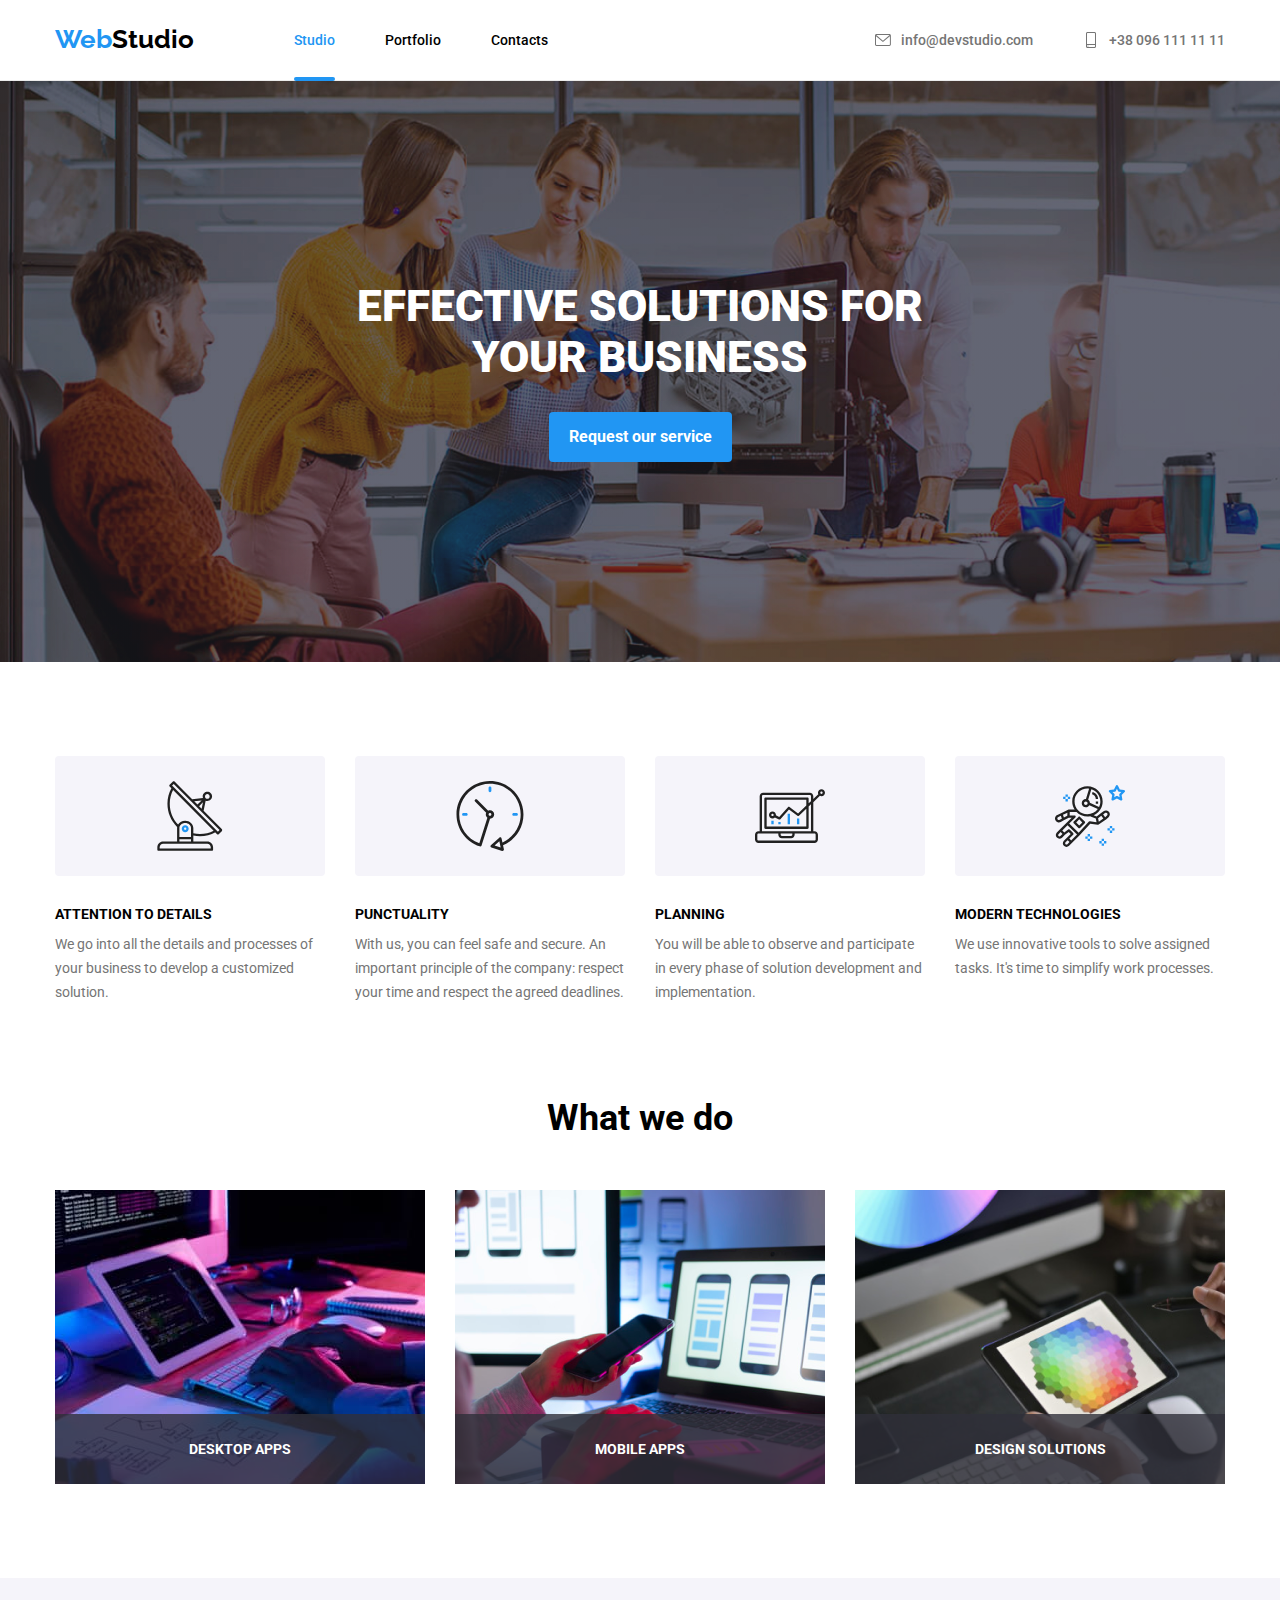
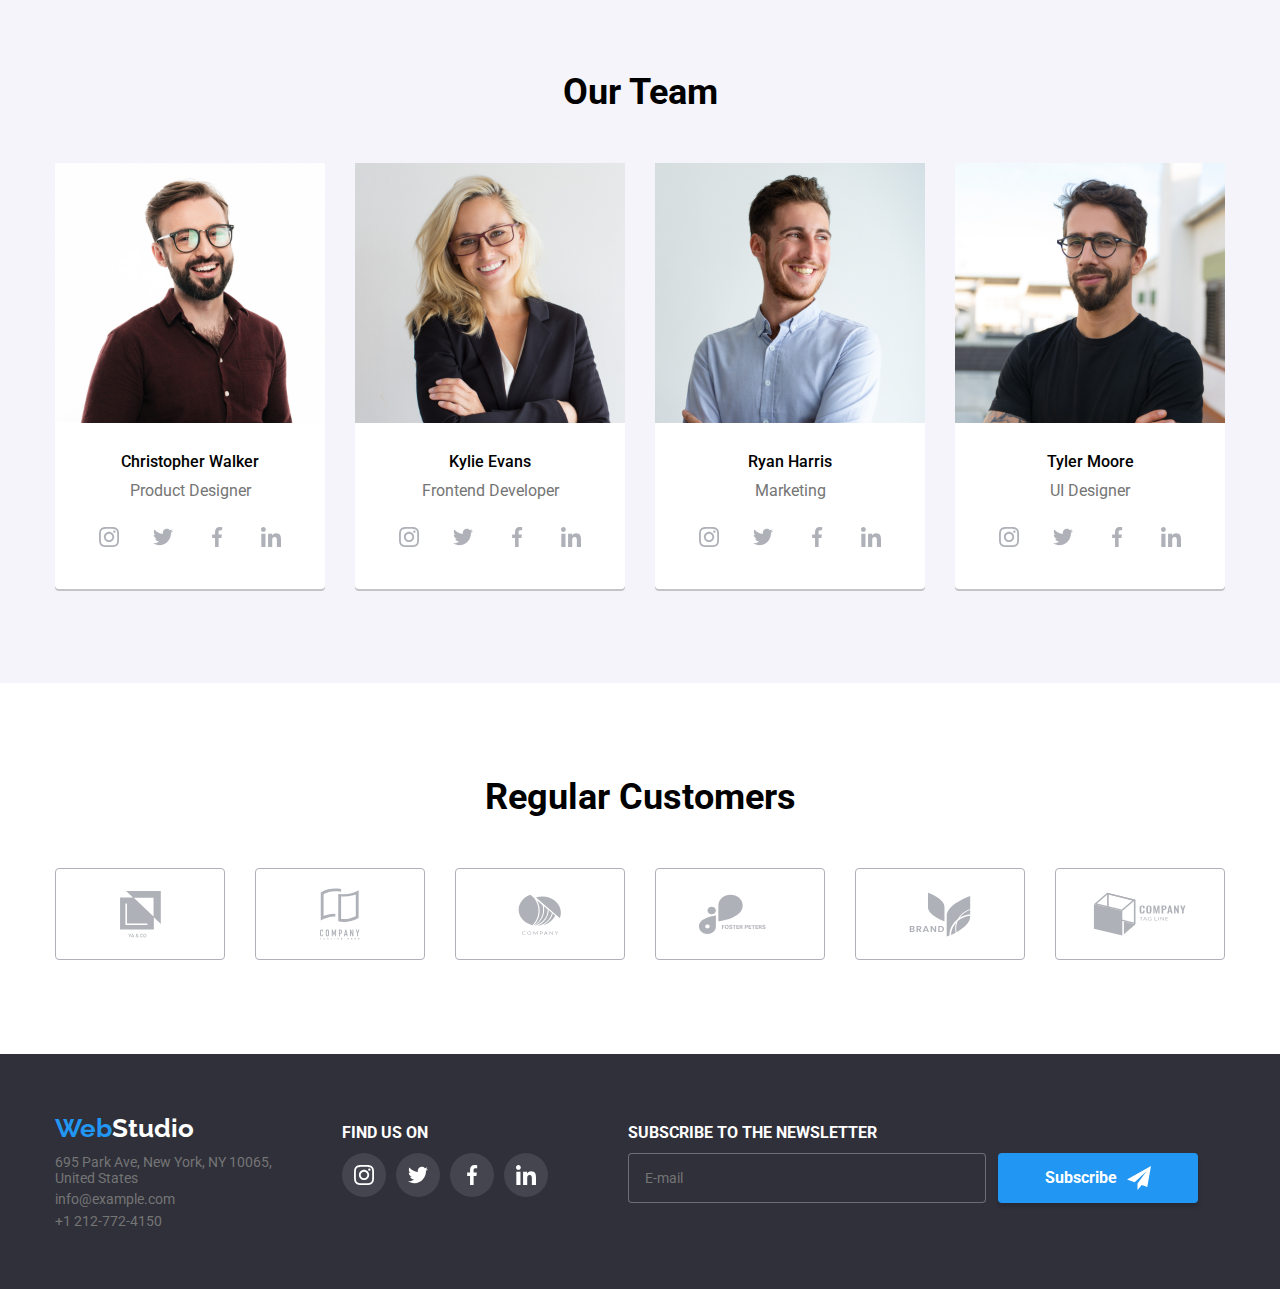
<file: index.html>
<!DOCTYPE html>
<html lang="en">
  <head>
    <meta charset="UTF-8" />
    <meta http-equiv="X-UA-Compatible" content="IE=edge" />
    <meta name="viewport" content="width=device-width, initial-scale=1.0" />
    <title>WebStudio Page</title>


    <!-- Google fonts -->
    <link rel="preconnect" href="https://fonts.googleapis.com" />
    <link rel="preconnect" href="https://fonts.gstatic.com" crossorigin />
    <link
      href="https://fonts.googleapis.com/css2?family=Raleway:wght@700&family=Roboto:wght@400;500;700;900&display=swap"
      rel="stylesheet"
    />

    <!-- Modern normalize -->
    <link
      rel="stylesheet"
      href="https://cdnjs.cloudflare.com/ajax/libs/modern-normalize/1.0.0/modern-normalize.min.css"
    />

    <!-- stylesheet -->
    <link rel="stylesheet" href="css/styles.css" />


  </head>
  <body>
    

    <header>
      <div class="container header-container">
        <nav>
          <a href="index.html" class="WebStudio">Studio</a>
          <ul class="main-nav list">
            <li class="nav-item">
              <a href="index.html" class="nav-link current">Studio</a>
            </li>
            <li class="nav-item">
              <a href="portfolio.html" class="nav-link">Portfolio</a>
            </li>
            <li class="nav-item">
              <a href="contacts.html" class="nav-link">Contacts</a>
            </li>
          </ul>
        </nav>
        <ul class="nav-contacts list">
          <li class="nav-contacts-item">
              <a
                href="mailto:info@devstudio.com"
                class="nav-link nav-contacts mailto"><svg class="contact-icon" width="16" height="16">
                  <use href="images/icons.svg#icon-envelope"></use>
                </svg>info@devstudio.com</a>
          </li>
          <li class="nav-contacts-item">
              <a href="tel:+380961111111" class="nav-link nav-contacts tel"><svg class="contact-icon" width="16" height="16">
                <use href="images/icons.svg#icon-smartphone"></use>
              </svg>+38 096 111 11 11</a>
          </li>
        </ul>
      </div>
    </header>
    <main>
      <section class="main-hero">
        <div class="container hero-container">
          <h1 class="hero-title">
            EFFECTIVE SOLUTIONS FOR <br />
            YOUR BUSINESS
          </h1>
            <button type="button" class="request-button" data-modal-open>Request our service</button>
        </div>
      </section>
      <section class="section">
        <div class="container">
          <h2 class="benefits-title">Our Benefits</h2>
          <ul class="benefits list">
            <li class="benefits-item">
              <div class="benefit-image-container">
                  <svg class="icon icon-antenna-1-1" width="65.32px" height="70px">
                    <use href="images/icons.svg#icon-Group"></use>
                  </svg>
              </div>
              <h3 class="title">ATTENTION TO DETAILS</h3>
              <p class="details">
                We go into all the details and processes of your business to
                develop a customized solution.
              </p>
            </li>
            <li class="benefits-item">
              <div class="benefit-image-container">
                  <svg class="icon icon-clock-1-1" width="70px" height="70px">
                    <use href="images/icons.svg#icon-clock-1"></use>
                  </svg>
              </div>
              <h3 class="title">PUNCTUALITY</h3>
              <p class="details">
                With us, you can feel safe and secure. An important principle of
                the company: respect your time and respect the agreed deadlines.
              </p>
            </li>
            <li class="benefits-item">
              <div class="benefit-image-container">
                  <svg class="icon icon-diagram-1-1" width="70px" height="70px">
                    <use href="images/icons.svg#icon-diagram-1"></use>
                  </svg>
              </div>
              <h3 class="title">PLANNING</h3>
              <p class="details">
                You will be able to observe and participate in every phase of
                solution development and implementation.
              </p>
            </li>
            <li class="benefits-item">
              <div class="benefit-image-container">
                  <svg class="icon icon-astronaut-1-1" width="70px" height="70px">
                    <use href="images/icons.svg#icon-astronaut-1"></use>
                  </svg>
              </div>
              <h3 class="title">MODERN TECHNOLOGIES</h3>
              <p class="details">
                We use innovative tools to solve assigned tasks. It's time to
                simplify work processes.
              </p>
            </li>
          </ul>
        </div>
      </section>
      <section class="section section-no-top-padding">
        <div class="container">
          <h2 class="section-title">What we do</h2>
          <ul class="what-we-do list">
            <li class="what-we-do-item">
              <img src="images/coding.jpg" alt="coding on tablet" width="370" />
              <p class="image-description">DESKTOP APPS</p>
            </li>
            <li class="what-we-do-item">
              <img
                src="images/testing.png"
                alt="testing wireframes on mobile"
                width="370"
              />
              <p class="image-description">MOBILE APPS</p>
            </li>
            <li class="what-we-do-item">
              <img
                src="images/designing.png"
                alt="designing on tablet"
                width="370"
              />
              <p class="image-description">DESIGN SOLUTIONS</p>
            </li>
          </ul>
        </div>
      </section>
      <section class="section our-team">
        <div class="container">
          <h2 class="section-title">Our Team</h2>
          <ul class="team list">
            <li class="team-item">
              <img
                src="images/Product-designer.jpg"
                alt="Photo of Product Designer"
                class="team-image"
                width="270"
              />
              <h3 class="team-name">Christopher Walker</h3>
              <p class="team-position">Product Designer</p>
              <ul class="social-icons list">
                <li class="social-team_item">
                  <a
                    href="https://www.instagram.com/"
                    target="_blank"
                    rel="noopener noreferrer"
                    class="social-team_link"
                    aria-label="Instagram link"
                  >
                    <svg class="social-team_icon" width="20px" height="20px">
                      <use href="images/icons.svg#icon-instagram-2-1"></use>
                    </svg>
                  </a>
                </li>
                <li class="social-team_item">
                  <a
                    href="https://www.twitter.com"
                    target="_blank"
                    rel="noopener noreferrer"
                    class="social-team_link"
                    aria-label="Twitter link"
                  >
                    <svg class="social-team_icon" width="20px" height="20px">
                      <use href="images/icons.svg#icon-twitter-1-1"></use>
                    </svg>
                  </a>
                </li>
                <li class="social-team_item">
                  <a
                    href="https://www.facebook.com"
                    target="_blank"
                    rel="noopener noreferrer"
                    class="social-team_link"
                    aria-label="Facebook link"
                  >
                    <svg class="social-team_icon" width="20px" height="20px">
                      <use href="images/icons.svg#icon-facebook-1-1"></use>
                    </svg>
                  </a>
                </li>
                <li class="social-team_item">
                  <a
                    href="htttps://www.linkedin.com"
                    target="_blank"
                    rel="noopener noreferrer"
                    class="social-team_link"
                    aria-label="Linkedin link"
                  >
                    <svg class="social-team_icon" width="20px" height="20px">
                      <use href="images/icons.svg#icon-linkedin-1-1"></use>
                    </svg>
                  </a>
                </li>
              </ul>
            </li>
            <li class="team-item">
              <img
                src="images/Frontend-developer.jpg"
                alt="Photo of Frontend Developer"
                class="team-image"
                width="270"
              />
              <h3 class="team-name">Kylie Evans</h3>
              <p class="team-position">Frontend Developer</p>
              <ul class="social-icons list">
                <li class="social-team_item">
                  <a
                    href="https://www.instagram.com/"
                    target="_blank"
                    rel="noopener noreferrer"
                    class="social-team_link"
                    aria-label="Instagram link"
                  >
                    <svg class="social-team_icon" width="20px" height="20px">
                      <use href="images/icons.svg#icon-instagram-2-1"></use>
                    </svg>
                  </a>
                </li>
                <li class="social-team_item">
                  <a
                    href="https://www.twitter.com"
                    target="_blank"
                    rel="noopener noreferrer"
                    class="social-team_link"
                    aria-label="Twitter link"
                  >
                    <svg class="social-team_icon" width="20px" height="20px">
                      <use href="images/icons.svg#icon-twitter-1-1"></use>
                    </svg>
                  </a>
                </li>
                <li class="social-team_item">
                  <a
                    href="https://www.facebook.com"
                    target="_blank"
                    rel="noopener noreferrer"
                    class="social-team_link"
                    aria-label="Facebook link"
                  >
                    <svg class="social-team_icon" width="20px" height="20px">
                      <use href="images/icons.svg#icon-facebook-1-1"></use>
                    </svg>
                  </a>
                </li>
                <li class="social-team_item">
                  <a
                    href="htttps://www.linkedin.com"
                    target="_blank"
                    rel="noopener noreferrer"
                    class="social-team_link"
                    aria-label="Linkedin link"
                  >
                    <svg class="social-team_icon" width="20px" height="20px">
                      <use href="images/icons.svg#icon-linkedin-1-1"></use>
                    </svg>
                  </a>
                </li>
              </ul>
            </li>
            <li class="team-item">
              <img
                src="images/Marketing.jpg"
                alt="Photo of Marketer"
                class="team-image"
                width="270"
              />
              <h3 class="team-name">Ryan Harris</h3>
              <p class="team-position">Marketing</p>
              <ul class="social-icons list">
                <li class="social-team_item">
                  <a
                    href="https://www.instagram.com/"
                    target="_blank"
                    rel="noopener noreferrer"
                    class="social-team_link"
                    aria-label="Instagram link"
                  >
                    <svg class="social-team_icon" width="20px" height="20px">
                      <use href="images/icons.svg#icon-instagram-2-1"></use>
                    </svg>
                  </a>
                </li>
                <li class="social-team_item">
                  <a
                    href="https://www.twitter.com"
                    target="_blank"
                    rel="noopener noreferrer"
                    class="social-team_link"
                    aria-label="Twitter link"
                  >
                    <svg class="social-team_icon" width="20px" height="20px">
                      <use href="images/icons.svg#icon-twitter-1-1"></use>
                    </svg>
                  </a>
                </li>
                <li class="social-team_item">
                  <a
                    href="https://www.facebook.com"
                    target="_blank"
                    rel="noopener noreferrer"
                    class="social-team_link"
                    aria-label="Facebook link"
                  >
                    <svg class="social-team_icon" width="20px" height="20px">
                      <use href="images/icons.svg#icon-facebook-1-1"></use>
                    </svg>
                  </a>
                </li>
                <li class="social-team_item">
                  <a
                    href="htttps://www.linkedin.com"
                    target="_blank"
                    rel="noopener noreferrer"
                    class="social-team_link"
                    aria-label="Linkedin link"
                  >
                    <svg class="social-team_icon" width="20px" height="20px">
                      <use href="images/icons.svg#icon-linkedin-1-1"></use>
                    </svg>
                  </a>
                </li>
              </ul>
            </li>
            <li class="team-item">
              <img
                src="images/UI-designer.jpg"
                alt="Photo of UI Designer"
                class="team-image"
                width="270"
              />
              <h3 class="team-name">Tyler Moore</h3>
              <p class="team-position">UI Designer</p>
              <ul class="social-icons list">
                <li class="social-team_item">
                  <a
                    href="https://www.instagram.com/"
                    target="_blank"
                    rel="noopener noreferrer"
                    class="social-team_link"
                    aria-label="Instagram link"
                  >
                    <svg class="social-team_icon" width="20px" height="20px">
                      <use href="images/icons.svg#icon-instagram-2-1"></use>
                    </svg>
                  </a>
                </li>
                <li class="social-team_item">
                  <a
                    href="https://www.twitter.com"
                    target="_blank"
                    rel="noopener noreferrer"
                    class="social-team_link"
                    aria-label="Twitter link"
                  >
                    <svg class="social-team_icon" width="20px" height="20px">
                      <use href="images/icons.svg#icon-twitter-1-1"></use>
                    </svg>
                  </a>
                </li>
                <li class="social-team_item">
                  <a
                    href="https://www.facebook.com"
                    target="_blank"
                    rel="noopener noreferrer"
                    class="social-team_link"
                    aria-label="Facebook link"
                  >
                    <svg class="social-team_icon" width="20px" height="20px">
                      <use href="images/icons.svg#icon-facebook-1-1"></use>
                    </svg>
                  </a>
                </li>
                <li class="social-team_item">
                  <a
                    href="htttps://www.linkedin.com"
                    target="_blank"
                    rel="noopener noreferrer"
                    class="social-team_link"
                    aria-label="Linkedin link"
                  >
                    <svg class="social-team_icon" width="20px" height="20px">
                      <use href="images/icons.svg#icon-linkedin-1-1"></use>
                    </svg>
                  </a>
                </li>
              </ul>
            </li>
          </ul>
        </div>
      </section>
      <section class="section customers">
        <div class="container">
          <h2 class="section-title">Regular Customers</h2>
          <ul class="customers list">
            <li class="icon-border">
              <svg class="icon icon-ya-and-co" width="41px" height="46.7px">
                <use href="images/icons.svg#icon-group-1"></use>
              </svg>
            </li>
            <li class="icon-border"> 
              <svg class="icon icon-company-tagline-logo" width="40px" height="52px">
                <use href="images/icons.svg#icon-group-2"></use>
              </svg>
            </li>
            <li class="icon-border">
              <svg class="icon icon-company-logo" width="43.36px" height="41.18px">
                <use href="images/icons.svg#icon-group-3"></use>
              </svg>
            </li>
            <li class="icon-border">
              <svg class="icon icon-fosters-peters" width="84.44px" height="40.62px"> 
                <use href="images/icons.svg#icon-group-4"></use>
              </svg>
            </li>
            <li class="icon-border">
              <svg class="icon icon-brand-logo" width="62.54px" height="45.43px">
                <use href="images/icons.svg#icon-group-5"></use>
              </svg>
            </li>
            <li class="icon-border">
              <svg class="icon icon-tagline-logo" width="93.79px" height="43.93px">
                <use href="images/icons.svg#icon-group-6"></use>
              </svg>
            </li>
          </ul>
        </div>
      </section>
    </main>
    <footer class="footer">
      <div class="footer-container container">
        <div class="footer-contacts">
          <a href="index.html" class="WebStudio">Studio</a>
          <address>
            <ul class="contacts list">
              <li class="footer-contact-item">
                <a href="#" class="footer-contacts link"
                  >695 Park Ave, New York, NY 10065,<br />
                  United States</a
                >
              </li>
              <li class="footer-contact-item">
                <a href="mailto:info@example.com" class="footer-contacts link"
                  >info@example.com</a
                >
              </li>
              <li class="footer-contact-item">
                <a href="tel:212-772-4150" class="footer-contacts link"
                  >+1 212-772-4150</a
                >
              </li>
            </ul>
          </address>
        </div>
        <div class="footer-social-icons">
          <h3 class="social-title">FIND US ON</h3>
        <ul class="footer-icon list">
          <li class="social-icon-items">
            <a
              href="https://www.instagram.com/"
              target="_blank"
              rel="noopener noreferrer"
              class="social-team_link-footer"
              aria-label="Instagram link"
            >
              <svg class="social-team_icon" width="20px" height="20px">
                <use href="images/icons.svg#icon-instagram-2-1"></use>
              </svg>
            </a>
          </li>
          <li class="social-icon-items">
            <a
              href="https://www.twitter.com"
              target="_blank"
              rel="noopener noreferrer"
              class="social-team_link-footer"
              aria-label="Twitter link"
            >
              <svg class="social-team_icon" width="20px" height="20px">
                <use href="images/icons.svg#icon-twitter-1-1"></use>
              </svg>
            </a>
          </li>
          <li class="social-icon-items">
            <a
              href="https://www.facebook.com"
              target="_blank"
              rel="noopener noreferrer"
              class="social-team_link-footer"
              aria-label="Facebook link"
            >
              <svg class="social-team_icon" width="20px" height="20px">
                <use href="images/icons.svg#icon-facebook-1-1"></use>
              </svg>
            </a>
          </li>
          <li class="social-icon-items">
            <a
              href="htttps://www.linkedin.com"
              target="_blank"
              rel="noopener noreferrer"
              class="social-team_link-footer"
              aria-label="Linkedin link"
            >
              <svg class="social-team_icon" width="20px" height="20px">
                <use href="images/icons.svg#icon-linkedin-1-1"></use>
              </svg>
            </a>
          </li>
          </ul>
        </div>
        <div class="footer-newsletter">
          <h3 class="social-title">SUBSCRIBE TO THE NEWSLETTER</h3>
          <form class="newsletter-signup-form">
            <input type="email" placeholder="E-mail" class="email-input"/>
              <button type="button" class="email-subscription-btn">
                Subscribe
                <svg class="newsletter__icon" width="24px" height="24px">
                  <use href="images/icons.svg#icon-icon-send-1"></use>
                </svg>
            </button>
          </form>
        </div>
      </div>
    </footer>

     <!-- All you markup, including the modal window -->
     <div class="bg-modal is-hidden" data-modal>
      <div class="modal-content" data-modal-open>
        <form class="request-form" autocomplete="off">
          <h2 class="form-title">Leave your information and we'll call you back</h2> 
          <label class="request-form__label">
            <span class="request-form__title">Name</span>
            <svg class="request-form__icon" width="12" height="12">
              <use href="images/icons.svg#icon-Vector-2-1"></use>
            </svg>
            <input type="text" class="request-form__name" id="user-fullname" required/>
          </label >
          <label class="request-form__label">
            <span class="request-form__title">Telephone</span>
            <svg class="request-form__icon" width="12" height="12">
              <use href="images/icons.svg#icon-Vector-3-1"></use>
            </svg>
            <input type="tel" class="request-form__phone" id="user-phone-number" required/>
          </label>
          <label class="request-form__label">
            <span class="request-form__title">Email</span>
            <svg class="request-form__icon" width="14" height="14">
              <use href="images/icons.svg#icon-Vector-4-1"></use>
            </svg>
            <input type="email" class="request-form__email" id="user-email" required/>
          </label>
          <label class="request-form__label request-form__label-textarea">
            <span class="request-form__title">Comments</span>
            <textarea class="request-form__text-box" name="text" rows="8" placeholder="Enter the text" id="comment-box"></textarea>
          </label>
          <label class="agree-check">
            <input type="checkbox" class="checkmark" name="agreement" value="agree" />
            <svg class="icon" width="16" height="16">
               <use href="./images/icons.svg#icon-Vector-5-1"></use>
            </svg>
            <span>
               I agree to the newsletter and accept the
               <a href="#" class="terms">Terms and Conditions </a>
            </span>
         </label>
          <button type="button" class="request-form__button">Send</button>
        </form>
        <button type="button" class="closing-modal-button" data-modal-close>
          <svg class="icon icon-Vector-1-1" width="11" height="11">
            <use href="images/icons.svg#icon-Vector-1-1"></use>
          </svg>
        </div>
      </div>
    </div>  

  <!-- Place before the body closing tag -->
  <script src="./js/modal.js"></script>

  </body>
</html>
</file>
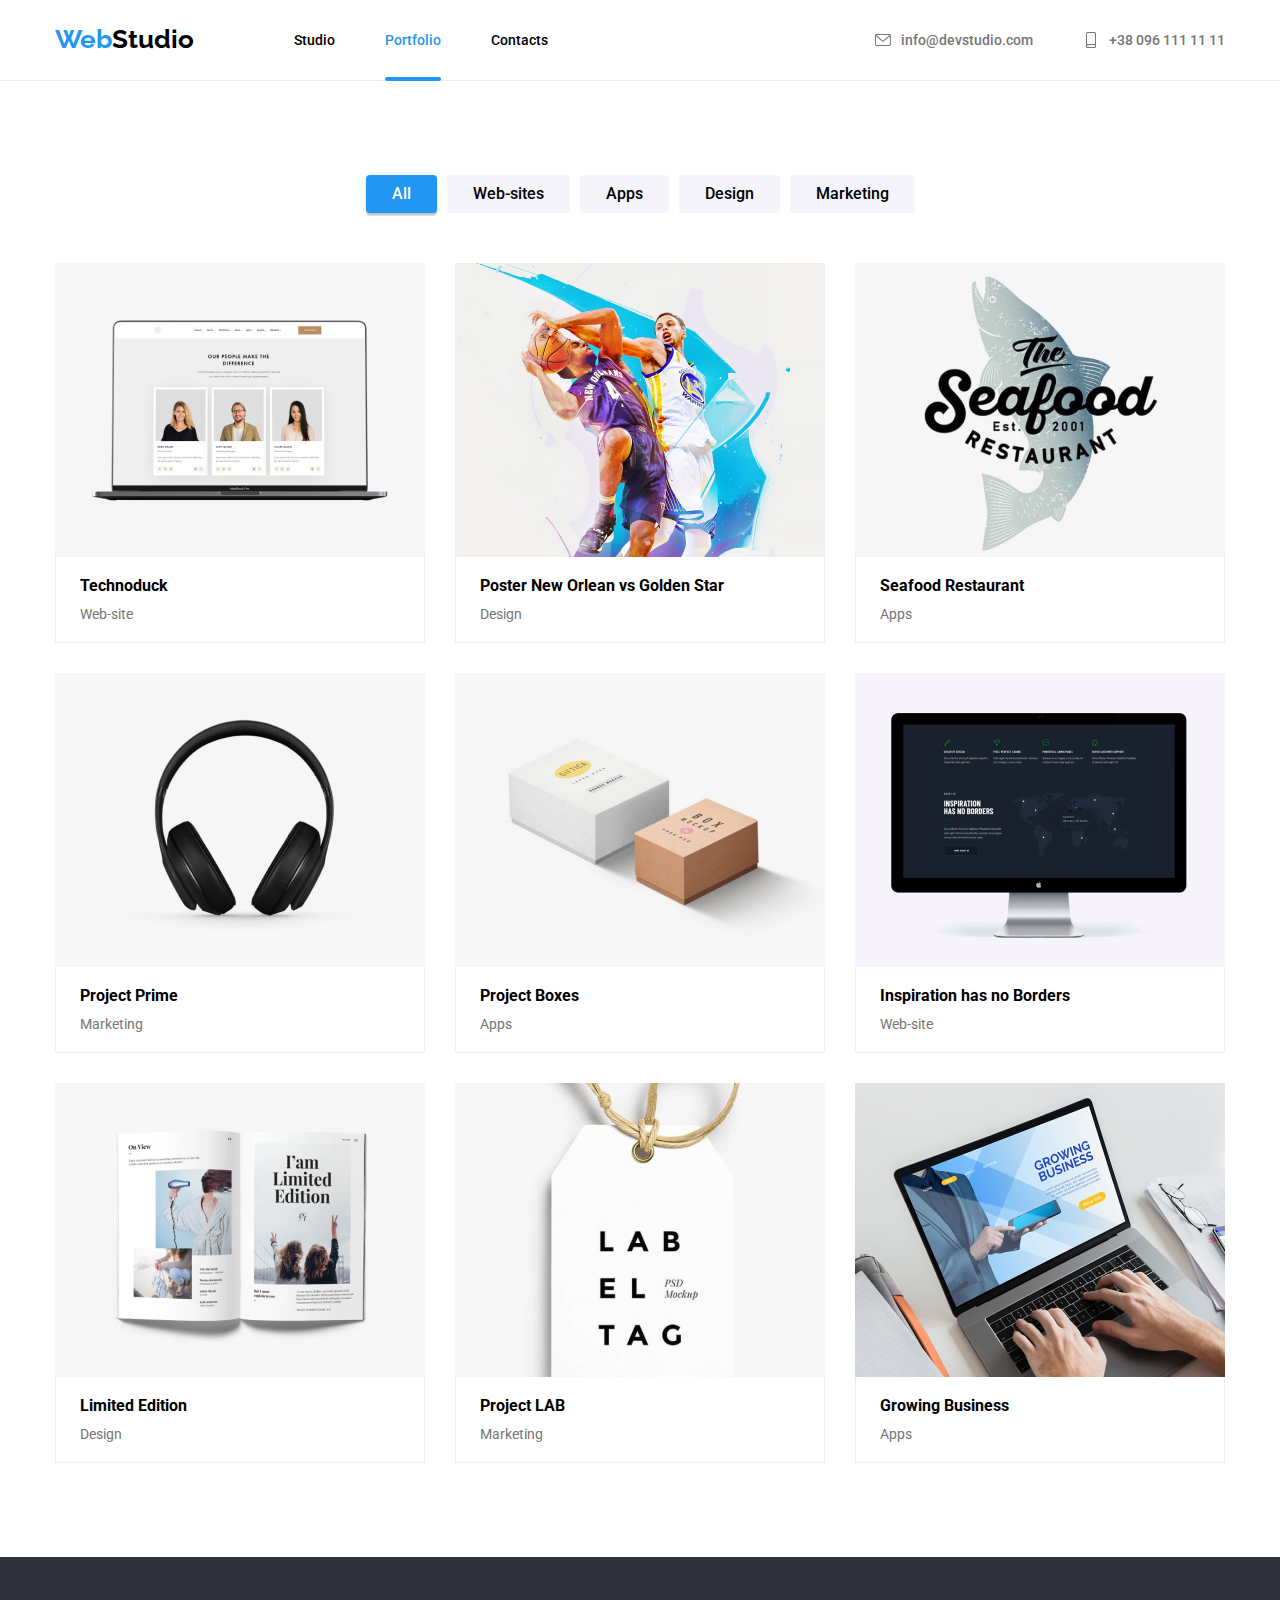
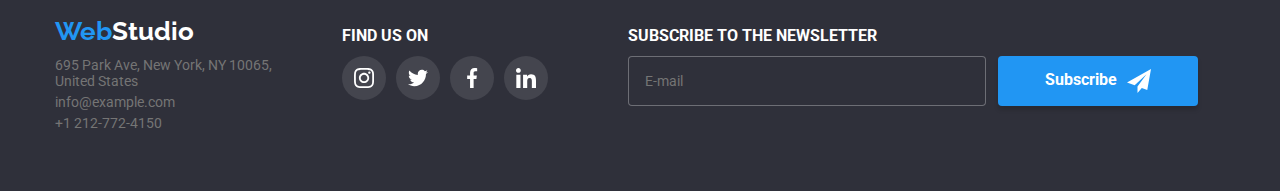
<file: portfolio.html>
<!DOCTYPE html>
<html lang="en">
  <head>
    <meta charset="UTF-8" />
    <meta http-equiv="X-UA-Compatible" content="IE=edge" />
    <meta name="viewport" content="width=device-width, initial-scale=1.0" />
    <title>Portfolio</title>

    <!-- Google fonts -->
    <link rel="preconnect" href="https://fonts.googleapis.com" />
    <link rel="preconnect" href="https://fonts.gstatic.com" crossorigin />
    <link
      href="https://fonts.googleapis.com/css2?family=Raleway:wght@700&family=Roboto:wght@400;500;700;900&display=swap"
      rel="stylesheet"
    />

    <!-- Modern normalize -->
    <link
      rel="stylesheet"
      href="https://cdnjs.cloudflare.com/ajax/libs/modern-normalize/1.0.0/modern-normalize.min.css"
    />

      <!-- stylesheet -->
      <link rel="stylesheet" href="css/styles.css" />

  </head>
  <body>
    <header>
      <div class="container header-container">
        <nav>
          <a href="index.html" class="WebStudio">Studio</a>
          <ul class="main-nav list">
            <li class="nav-item">
              <a href="index.html" class="nav-link">Studio</a>
            </li>
            <li class="nav-item">
              <a href="portfolio.html" class="nav-link current">Portfolio</a>
            </li>
            <li class="nav-item">
              <a href="contacts.html" class="nav-link">Contacts</a>
            </li>
          </ul>
        </nav>
        <ul class="nav-contacts list">
          <li class="nav-contacts-item">
              <a
                href="mailto:info@devstudio.com"
                class="nav-link nav-contacts mailto"><svg class="contact-icon" width="16" height="16">
                  <use href="images/icons.svg#icon-envelope"></use>
                </svg>info@devstudio.com</a>
          </li>
          <li class="nav-contacts-item">
              <a href="tel:+380961111111" class="nav-link nav-contacts tel"><svg class="contact-icon" width="16" height="16">
                <use href="images/icons.svg#icon-smartphone"></use>
              </svg>+38 096 111 11 11</a>
          </li>
        </ul>
      </div>
    </header>
    <main>
      <section class="work-examples">
        <div class="container">
          <ul class="hero-filter list">
            <li class="hero-filter-item">
              <button
                type="button"
                class="button-filter button-filter-selected"
              >
                All
              </button>
            </li>
            <li class="hero-filter-item">
              <button type="button" class="button-filter">Web-sites</button>
            </li>
            <li class="hero-filter-item">
              <button type="button" class="button-filter">Apps</button>
            </li>
            <li class="hero-filter-item">
              <button type="button" class="button-filter">Design</button>
            </li>
            <li class="hero-filter-item">
              <button type="button" class="button-filter">Marketing</button>
            </li>
          </ul>
          <ul class="projects list">
            <li class="projects-item">
              <a class="project-link link" href="/">  
                <div class="project-description-container">
                  <div class="description-overlay-container">
                    <p class="project-description">Technoduck is a state-of-the-art coronavirus distribution platform. Companies use this platform for digital espionage and attacks on competitors' secure servers.
                    </p>
                  </div>
                  <img
                  src="images/Technoduck.png"
                  alt="Website work example"
                  width="370"
                />
                </div>
                <div class="project-info-container">
                  <h3 class="project-name">Technoduck</h3>
                  <p class="project-type">Web-site</p>
                </div>
              </a>
            </li>
            <li class="projects-item">
              <a class="project-link link" href="/">
                <div class="project-description-container">
                  <div class="description-overlay-container">
                    <p class="project-description">Technoduck is a state-of-the-art coronavirus distribution platform. Companies use this platform for digital espionage and attacks on competitors' secure servers.
                    </p>
                  </div>
                  <img
                  src="images/Poster New Orlean vs Golden Star.png"
                  alt="Design work example"
                  width="370"/>
                </div>
                <div class="project-info-container">
                  <h3 class="project-name">Poster New Orlean vs Golden Star</h3>
                  <p class="project-type">Design</p>
                </div>
              </a>
            </li>
            <li class="projects-item">
              <a class="project-link link" href="/">
                <div class="project-description-container">
                  <div class="description-overlay-container">
                    <p class="project-description">Technoduck is a state-of-the-art coronavirus distribution platform. Companies use this platform for digital espionage and attacks on competitors' secure servers.
                    </p>
                  </div>
                  <img
                  src="images/Seafood Restaurant.png"
                  alt="App work example"
                  width="370"/>
                </div>
                <div class="project-info-container">
                  <h3 class="project-name">Seafood Restaurant</h3>
                  <p class="project-type">Apps</p>
                </div>
              </a>
            </li>
            <li class="projects-item">
              <a class="project-link link" href="/">
                <div class="project-description-container">
                  <div class="description-overlay-container">
                    <p class="project-description">Technoduck is a state-of-the-art coronavirus distribution platform. Companies use this platform for digital espionage and attacks on competitors' secure servers.
                    </p>
                  </div>
                  <img
                  src="images/Project Prime.png"
                  alt="Marketing work example"
                  width="370"/>
                </div>
                <div class="project-info-container">
                  <h3 class="project-name">Project Prime</h3>
                  <p class="project-type">Marketing</p>
                </div>
              </a>
            </li>
            <li class="projects-item">
              <a class="project-link link" href="/">
                <div class="project-description-container">
                  <div class="description-overlay-container">
                    <p class="project-description">Technoduck is a state-of-the-art coronavirus distribution platform. Companies use this platform for digital espionage and attacks on competitors' secure servers.
                    </p>
                  </div>
                  <img
                  src="images/Project Boxes.png"
                  alt="App work example"
                  width="370"/>
                </div>
                <div class="project-info-container">
                  <h3 class="project-name">Project Boxes</h3>
                  <p class="project-type">Apps</p>
                </div>
              </a>
            </li>
            <li class="projects-item">
              <a class="project-link link" href="/">
                <div class="project-description-container">
                  <div class="description-overlay-container">
                    <p class="project-description">Technoduck is a state-of-the-art coronavirus distribution platform. Companies use this platform for digital espionage and attacks on competitors' secure servers.
                    </p>
                  </div>
                  <img
                  src="images/Inspiration has no Borders.png"
                  alt="Website work example"
                  width="370"/>
                </div>
                <div class="project-info-container">
                  <h3 class="project-name">Inspiration has no Borders</h3>
                  <p class="project-type">Web-site</p>
                </div>
              </a>
            </li>
            <li class="projects-item">
              <a class="project-link link" href="/">
                <div class="project-description-container">
                  <div class="description-overlay-container">
                    <p class="project-description">Technoduck is a state-of-the-art coronavirus distribution platform. Companies use this platform for digital espionage and attacks on competitors' secure servers.
                    </p>
                  </div>
                  <img
                  src="images/Limited Edition.png"
                  alt="Design work example"
                  width="370"/>
                </div>
                <div class="project-info-container">
                  <h3 class="project-name">Limited Edition</h3>
                  <p class="project-type">Design</p>
                </div>
              </a>
            </li>
            <li class="projects-item">
              <a class="project-link link" href="/">
                <div class="project-description-container">
                  <div class="description-overlay-container">
                    <p class="project-description">Technoduck is a state-of-the-art coronavirus distribution platform. Companies use this platform for digital espionage and attacks on competitors' secure servers.
                    </p>
                  </div>
                  <img
                  src="images/Project LAB.png"
                  alt="Marketing work example"
                  width="370"/>
                </div>
                <div class="project-info-container">
                  <h3 class="project-name">Project LAB</h3>
                  <p class="project-type">Marketing</p>
                </div>
              </a>
            </li>
            <li class="projects-item">
              <a class="project-link link" href="/">
                <div class="project-description-container">
                  <div class="description-overlay-container">
                    <p class="project-description">Technoduck is a state-of-the-art coronavirus distribution platform. Companies use this platform for digital espionage and attacks on competitors' secure servers.
                    </p>
                  </div>
                  <img
                  src="images/Growing Business.png"
                  alt="App work example"
                  width="370"/>
                </div>
                <div class="project-info-container">
                  <h3 class="project-name">Growing Business</h3>
                  <p class="project-type">Apps</p>
                </div>
              </a>
            </li>
          </ul>
        </div>
      </section>
    </main>
    <footer class="footer">
      <div class="footer-container container">
        <div class="footer-contacts">
          <a href="index.html" class="WebStudio">Studio</a>
          <address>
            <ul class="contacts list">
              <li class="footer-contact-item">
                <a href="#" class="footer-contacts link"
                  >695 Park Ave, New York, NY 10065,<br />
                  United States</a
                >
              </li>
              <li class="footer-contact-item">
                <a href="mailto:info@example.com" class="footer-contacts link"
                  >info@example.com</a
                >
              </li>
              <li class="footer-contact-item">
                <a href="tel:212-772-4150" class="footer-contacts link"
                  >+1 212-772-4150</a
                >
              </li>
            </ul>
          </address>
        </div>
        <div class="footer-social-icons">
          <h3 class="social-title">FIND US ON</h3>
        <ul class="footer-icon list">
          <li class="social-icon-items">
            <a
              href="https://www.instagram.com/"
              target="_blank"
              rel="noopener noreferrer"
              class="social-team_link-footer"
              aria-label="Instagram link"
            >
              <svg class="social-team_icon" width="20px" height="20px">
                <use href="images/icons.svg#icon-instagram-2-1"></use>
              </svg>
            </a>
          </li>
          <li class="social-icon-items">
            <a
              href="https://www.twitter.com"
              target="_blank"
              rel="noopener noreferrer"
              class="social-team_link-footer"
              aria-label="Twitter link"
            >
              <svg class="social-team_icon" width="20px" height="20px">
                <use href="images/icons.svg#icon-twitter-1-1"></use>
              </svg>
            </a>
          </li>
          <li class="social-icon-items">
            <a
              href="https://www.facebook.com"
              target="_blank"
              rel="noopener noreferrer"
              class="social-team_link-footer"
              aria-label="Facebook link"
            >
              <svg class="social-team_icon" width="20px" height="20px">
                <use href="images/icons.svg#icon-facebook-1-1"></use>
              </svg>
            </a>
          </li>
          <li class="social-icon-items">
            <a
              href="htttps://www.linkedin.com"
              target="_blank"
              rel="noopener noreferrer"
              class="social-team_link-footer"
              aria-label="Linkedin link"
            >
              <svg class="social-team_icon" width="20px" height="20px">
                <use href="images/icons.svg#icon-linkedin-1-1"></use>
              </svg>
            </a>
          </li>
          </ul>
        </div>
        <div class="footer-newsletter">
          <h3 class="social-title">SUBSCRIBE TO THE NEWSLETTER</h3>
          <form class="newsletter-signup-form">
            <input type="email" placeholder="E-mail" class="email-input"/>
              <button type="button" class="email-subscription-btn">
                Subscribe
                <svg class="newsletter__icon" width="24px" height="24px">
                  <use href="images/icons.svg#icon-icon-send-1"></use>
                </svg>
            </button>
          </form>
        </div>
      </div>
    </footer>
  </body>
</html>
</file>
<file: css/styles.css>
/* Default styles */

h1,
h2,
h3,
h4,
h5,
h6,
p {
  margin: 0;
}

html {
  box-sizing: border-box;
}

*,
*::after,
*::before {
  box-sizing: inherit;
}

img {
  display: block;
  max-width: 100%;
  height: auto;
}

address {
  font-style: normal;
}

.link {
  text-decoration: none;
  color: inherit;
}

.list {
  list-style: none;
  padding: 0;
  margin: 0;
}

/* end of default styles */

header {
  /* use padding instead of width or height */
  display: flex;
  border-bottom: 1px solid #ececec;
  /* background-color: aqua; */
}

.header-container {
  display: flex;
  justify-content: space-between;
}

body {
  font-family: "Roboto";
  color: black;
  font-size: 14px;
}

.container {
  width: 1200px;
  margin-left: auto;
  margin-right: auto;
  padding: 0 15px;
  /* background-color: aqua; */
  transition: background-color 250ms cubic-bezier(0.4, 0, 0.2, 1);
}

.what-we-do-item:not(:last-child) {
  margin-right: 30px ;
}

li.what-we-do-item {
  position: relative;
}

.image-description { 
  text-align: center;
  color:#ffffff;
  position: absolute;
  bottom: 0;
  width: 100%;
  height: 70px;
  padding-top: 27px;
  font-weight: 700;
  background-color: rgba(47, 48, 58, 0.8);
}



nav {
  /* background-color: lightcoral; */
  align-items: center;
  display: flex;
}

.main-nav {
  display: flex;
  margin-left: 100px;
  /* background-color: yellow; */
  transition: background-color 250ms cubic-bezier(0.4, 0, 0.2, 1);
}

.nav-item:not(:last-child) {
  margin-right: 50px;
}

.nav-link {
  padding: 32px 0 32px 0;
  color: black;
  text-decoration: none;
  font-weight: 500;
  transition: color 250ms cubic-bezier(0.4, 0, 0.2, 1);
}

.current {
  position: relative;
  color: #2196f3;
}

.nav-contacts {
  display: flex;
  align-items: center;
  color: #757575;
}

.nav-contacts-item:not(:last-child) {
  margin-right: 50px;
}


.footer-icon {
  display: flex;
}



.contact-icon {
  margin-right: 10px;
  fill: currentColor;
}

/* .icon-container :hover,
.icon-container :focus {
  fill: rgba(33, 150, 243, 1);
  transition: 250ms cubic-bezier(0.4,0,0.2,1);
 } */

.header-container :hover,
.header-container :focus {
  color: #2196f3;

}

nav .current:after {
  position: absolute;
  content: "";
  display: block;
  width: 100%;
  bottom: -1px;
  border-bottom: 4px solid #2196F3;
  border-radius: 2px;

}

.WebStudio {
  font-family: "Raleway";
  font-weight: 700;
  font-size: 26px;
  color: black;
  text-decoration: none;
  transition: color 250ms cubic-bezier(0.4, 0, 0.2, 1);
}

.WebStudio::before {
  content: "Web";
  color: #2196f3;
  font-family: "Raleway";
  font-size: 26px;
  font-weight: 700;
}

.main-hero {
  padding: 200px 0;
  background-image: linear-gradient(
      to top,
      rgba(47, 48, 58, 0.4),
      rgba(47, 48, 58, 0.4)
    ),
    url(../images/background-image.jpg);
  background-size: cover;
}

.hero-container {
  text-align: center;
}

.hero-title {
  font-size: 44px;
  font-weight: 900;
  color: #ffffff;
  align-items: center;
  margin-bottom: 30px;
}

.request-button {
  background-color: #2196f3;
  padding: 10px 20px;
  border: none;
  border-radius: 4px;
  font-family: "Roboto";
  font-size: 16px;
  font-weight: 700;
  color: #ffffff;
  cursor: pointer;
  line-height: 30px;
  transition: background-color 250ms cubic-bezier(0.4, 0, 0.2, 1);
}

.request-button:hover,
.request-button:focus {
  background-color: #188ce8;
}

.hero-filter {
  display: flex;
  justify-content: center;
  margin-bottom: 50px;
}

.projects {
  display: flex;
  flex-wrap: wrap;
  margin-top: -30px;
  margin-left: -30px;
  /* background-color: red; */
  position: relative;
}

.work-examples {
  padding: 94px 0;
}

.hero-filter-item:not(:last-child) {
  margin-right: 10px;
}

.project-name {
  margin: 0;
  margin-bottom: 10px;
}

.projects-item {
  margin-top: 30px;
  margin-left: 30px;
  position: relative;
}

.project-info-container {
  padding: 20px 24px;
  border: 1px solid #eeeeee;
  border-top: none; 
}

.project-description-container {
  position: relative;
  overflow: hidden;
}

.description-overlay-container {
  position: absolute;
  top: 100%;
  height: 100%;
  padding: 60px 24px;
  background-color: rgba(33, 150, 243, 0.9);
  transition: top 250ms cubic-bezier(0.4, 0, 0.2, 1);
}

.project-description {  
  color: #ffffff;
  font-weight: 400;
  font-size: 18px;
  line-height: 28px;  
}

.project-link:hover .description-overlay-container,
.project-link:focus .description-overlay-container {
  top: 0;
  transform: translateY(0);

}


.project-link {
  display: block;
  cursor: pointer;
  transition: box-shadow 250ms cubic-bezier(0.4, 0, 0.2, 1);
}

.project-link:hover,
.project-link:focus {
  outline: none;
  box-shadow: 0px 1px 1px rgba(0, 0, 0, 0.12),
  0px 4px 4px rgba(0, 0, 0, 0.06), 
  1px 4px 6px rgba(0, 0, 0, 0.16);
  
}



.section {
  padding: 94px 0 94px 0;
}

.section-no-top-padding {
  padding-top: 0;
}

.benefits-title {
  display: none;
}

.benefits,
.what-we-do,
.team,
.customers {
  display: flex;
}

.benefit-image-container {
  display: flex;
  justify-content: center;
  align-items: center;
  width: 270px;
  height: 120px;
  background-color: #f5f4fa;
  margin-bottom: 30px;
  border-radius: 4px;
}

li.benefits-item:not(:last-child) {
  margin-right: 30px;
}

.image {
  flex-shrink: 0;
}

.section .title {
  font-weight: 700;
  font-size: 14px;
  background-color: #ffffff;
  margin-bottom: 10px;
}

.section .details {
  width: 270px;
  line-height: 24px;
  font-weight: 400;
}

.section-title {
  margin-bottom: 50px;
  text-align: center;
  font-size: 36px;
}

p {
  color: #757575;
}

.our-team {
  background-color: #f5f4fa;
  display: grid;
}

.section .section-title {
  text-align: center;
  font-size: 36px;
  font-weight: 700;
  margin-bottom: 50px;
}

.team-name {
  text-align: center;
  font-size: 16px;
  font-weight: 500;
  margin-bottom: 10px;
}

.team-image {
  margin-bottom: 30px;
}

.team-item {
  background-color: #ffffff;
  border-bottom-right-radius: 4px;
  border-bottom-left-radius: 4px;
  box-shadow: 0px 2px rgba(0, 0, 0, 0.2);
  padding-bottom: 30px;
}

li.team-item:not(:last-child) {
  margin-right: 30px;
}

.team-position {
  text-align: center;
  font-size: 16px;
  font-weight: 400;
  margin: 0;
  margin-bottom: 15px;
}

.icon {
  fill: currentColor;
}

.icon-border {
  border: 1px solid black;
  width: 170px;
  height: 92px;
  display: flex;
  align-items: center;
  justify-content: center;
  border-radius: 4px;
  color: rgba(175, 177, 184, 1);
  border-color: rgba(175, 177, 184, 1);
  cursor: pointer;
  transition: border-color 250ms cubic-bezier(0.4, 0, 0.2, 1), color 250ms cubic-bezier(0.4, 0, 0.2, 1);
}

li.icon-border:not(:last-child) {
  margin-right: 30px;
}

.icon-border:hover,
.icon-border:focus {
  color: rgba(33, 150, 243, 1);
  border-color: rgba(33, 150, 243, 1);
}




.social-icons {
  display: flex;
  align-items: center;
  justify-content: center;
}

.social-team_item:not(:last-child) {
  margin-right: 10px;
}

.social-team_icon {
  fill: currentColor;
}

.social-team_link {
  width: 44px;
  height: 44px;
  display: flex;
  justify-content: center;
  align-items: center;
  border-radius: 100%;
  color: #afb1b8;
  transition: background-color 250ms cubic-bezier(0.4, 0, 0.2, 1);
}

.social-team_link-footer {
  width: 44px;
  height: 44px;
  display: flex;
  justify-content: center;
  align-items: center;
  border-radius: 100%;
  background-color: rgba(255, 255, 255, 0.1);
  color: rgba(255, 255, 255, 1);
  margin-right: 10px;
  transition: background-color 250ms cubic-bezier(0.4, 0, 0.2, 1);
}

.social-team_link-footer:hover,
.social-team_link-footer:focus {
  background-color: #2196f3;
  color: #ffffff;
}

.social-team_link:hover,
.social-team_link:focus {
  background-color: #2196f3;
  color: #ffffff;
}

.button-filter {
  background-color: #f5f4fa;
  padding: 6px 26px;
  font-family: "Roboto";
  font-size: 16px;
  font-weight: 500;
  border: none;
  border-radius: 4px;
  text-align: center;
  cursor: pointer;
  line-height: 26px;
  transition: background-color 250ms cubic-bezier(0.4, 0, 0.2, 1), color 250ms cubic-bezier(0.4, 0, 0.2, 1), box-shadow 250ms cubic-bezier(0.4, 0, 0.2, 1);
}

.button-filter:not(:last-child) {
  margin-right: 10px;
}

.button-filter:hover,
.button-filter:focus {
  outline: none;
  color: #ffffff;
  background-color: #2196f3;
  box-shadow: 0px 3px 1px rgba(0, 0, 0, 0.12), 
  0px 1px 2px rgba(0, 0, 0, 0.08), 
  0px 2px 2px rgba(0, 0, 0, 0.1);
}

.button-filter-selected {
  background-color: #2196f3;
  color: #ffffff;
  box-shadow: 0px 3px 1px rgba(0, 0, 0, 0.12), 
  0px 1px 2px rgba(0, 0, 0, 0.08), 
  0px 2px 2px rgba(0, 0, 0, 0.1);
}

.image-container {
  display: flex;
  justify-content: center;
  align-items: center;
  width: 170px;
  height: 92px;
  border: 1px solid #afb1b8;
  border-radius: 4px;
  transition: background-color 250ms cubic-bezier(0.4, 0, 0.2, 1);
}

.image-container:hover,
.image-container:focus {
  border: 1px solid #2196f3;
  cursor: pointer;
}

.customer-link:hover {
  background-color: #2196f3;
  fill: #ffffff;
}

.footer  {
  padding: 60px 0;
  background-color: #2f303a;
  display: flex;
}

.footer .WebStudio,
.footer .social-title {
  color: #ffffff;
  margin-bottom: 10px;
  display: block;
}

.social-title {
  font-weight: 700;
  margin-top: 10px;
}

.footer-contacts {
  color: #757575;
  transition: color 250ms cubic-bezier(0.4, 0, 0.2, 1);
}

.social-links {
  margin-left: -1044px;
}

.footer-container {
  display: flex;
}

.footer-contact-item:not(:last-child) {
  margin-bottom: 5px;
}

.footer-contacts:hover,
.footer-contacts:focus {
  color: rgba(255, 255, 255, 1);
}

.footer-social-icons,
.footer-newsletter {
  margin-left: 70px;
}

.email-input {
  width: 358px;
  height: 50px;
  border-radius: 4px;
  border: 1px solid rgba(255, 255, 255, 0.3);
  background-color: rgba(47, 48, 58, 1);
  padding: 16px;
  transition: background-color 250ms cubic-bezier(0.4, 0, 0.2, 1);
}

.email-input:hover,
.email-input:focus {
  background-color: #ffffff;
  outline: none;
}

.email-subscription-btn {
  display: flex;
  justify-content: center;
  align-items: center;
  width: 200px;
  height: 50px;
  margin-left: 12px;
  border-radius: 4px;
  background-color: rgba(33, 150, 243, 1);
  border-style: none;
  font-weight: 700;
  font-size: 16px;
  color: #ffffff;
  box-shadow: 0px 4px 4px 0px rgba(0, 0, 0, 0.15);
  transition: color 250ms cubic-bezier(0.4, 0, 0.2, 1), background-color 250ms cubic-bezier(0.4, 0, 0.2, 1);
  cursor: pointer;
}

.email-subscription-btn:hover,
.email-subscription-btn:focus {
  background-color: #188ce8;
}

.footer-newsletter {
  display: block;
  position: relative;
}

.footer-newsletter .newsletter__icon {
  margin-left: 10px;
}

.newsletter-signup-form {
  display: flex;
}

  /* modal window */



.bg-modal {
  width: 100%;
  height: 100%;
  position: fixed;
  top: 0;
  left: 0;
  background-color: rgba(0, 0, 0, 0.2);
  display: flex;
  justify-content: center;
  align-items: center;
  /* display: none; */
  /* visibility: hidden; */
  opacity: 1;
  transition: visibility 250ms cubic-bezier(0.4, 0, 0.2, 1), opacity 250ms cubic-bezier(0.4, 0, 0.2, 1);
  


}

.is-hidden {
  visibility: hidden;
  opacity: 0;
}


.modal-content {
  padding: 40px;
  background-color: rgba(255, 255, 255, 1);
  box-shadow: 0px 1px 3px rgba(0, 0, 0, 0.12), 0px 1px 1px rgba(0, 0, 0, 0.14),
  0px 2px 1px rgba(0, 0, 0, 0.2);
  border-radius: 4px;
  position: relative;
  opacity: 1;
  display: flex;
  justify-content: center;
  text-align: center;
  transition: transform 250ms cubic-bezier(0.4, 0, 0.2, 1);
}


.closing-modal-button {
  position: absolute;
  display: flex;
  justify-content: center;
  top: 8px;
  right: 8px;
  cursor: pointer;
  align-items: center;
  width: 30px;
  height: 30px;
  border-radius: 100%;
  border: 1px solid rgba(0, 0, 0, 0.1);
  background-color: rgba(255, 255, 255, 1);
  transition: color 250ms cubic-bezier(0.4, 0, 0.2, 1), border-color 250ms cubic-bezier(0.4, 0, 0.2, 1);
}

.closing-modal-button:hover, 
.closing-modal-button:focus {
  color: #188ce8;
  border-color: #188ce8;
}

/* form css */

label {
  display: flex;
  flex-direction: column;
  position: relative;
}


.request-form__name, 
.request-form__phone,
.request-form__email {
  width: 100%;
  height: 40px;
  padding: 11px 16px 11px 40px;
  margin: 0;
  border: 1px solid rgba(33, 33, 33, 0.2);
  border-radius: 4px;
  transition: border 250ms cubic-bezier(0.4, 0, 0.2, 1);
}


.request-form__name:hover,
.request-form__phone:hover,
.request-form__email:hover,
.request-form__text-box:hover,
.request-form__name:focus,
.request-form__phone:focus, 
.request-form__email:focus,
.request-form__text-box:focus {
  border-color: #188CE8;
  cursor: pointer;
}

.request-form__label-textarea {
  margin-bottom: 20px;
}


textarea {
  resize: none;
  border: 1px solid rgba(33, 33, 33, 0.2);
  border-radius: 4px;
  font-size: 14px;
  padding: 12px 16px;
  transition: border 250ms cubic-bezier(0.4, 0, 0.2, 1);
}


.request-form__title {
  position: absolute;
  top: -16px;
  font-size: 12px;
  font-weight: 400;
}


.request-form__label {
  position: relative;
  color: #757575;
  margin-bottom: 30px;
 
}

.form-title {
  font-size: 20px;
  margin-bottom: 30px;
}

.request-form__button {
  width: 200px;
  height: 50px;
  border-radius: 4px;
  border-style: none;
  background-color: #2196f3;
  color: #ffffff;
  font-size: 16px;
  font-weight: 700;
  cursor: pointer;
  box-shadow: 0px 4px 4px rgba(0, 0, 0, 0.15);
  transition: background-color 250ms cubic-bezier(0.4, 0, 0.2, 1);
}




.request-form__button:hover,
.request-form__button:focus {
  background-color: #188ce8;
}

/* test code */


label > .request-form__icon {
  position: absolute;
  bottom: 50%;
  left: 12px;
  transform: translateY(50%);
  transition: fill 250ms cubic-bezier(0.4, 0, 0.2, 1);
}


.request-form__label:hover {
  fill: rgba(33, 150, 243, 1);
}



/*
  SVG SpriteSheet
*/

.spritesheet {
  display: none;
}

.request-form__terms {
  padding-left: 7px;
}



/* checkbox css */

.agree-check {
  display: flex;
  flex-direction: row;
  justify-content: center;
  align-items: center;
  margin-bottom: 34px;
  color: #757575;
}

.agree-check .checkmark {
  -webkit-appearance: none;
  -moz-appearance: none;
  appearance: none;
}

.agree-check .icon {
  margin-right: 7px;
  fill: none;
  border: 2px solid #212121;
  border-radius: 2px;
  transition: border-color 250ms cubic-bezier(0.4, 0, 0.2, 1),
    background-color 250ms cubic-bezier(0.4, 0, 0.2, 1), fill 250ms cubic-bezier(0.4, 0, 0.2, 1);
}

.agree-check .checkmark:focus + .icon,
.agree-check .checkmark:checked:focus + .icon {
  outline: 2px solid #212121;
}

.agree-check .checkmark:checked + .icon {
  background-color: #2196f3;
  border-color: #2196f3;
  fill: #ffffff;
  outline: none;
}
</file>
